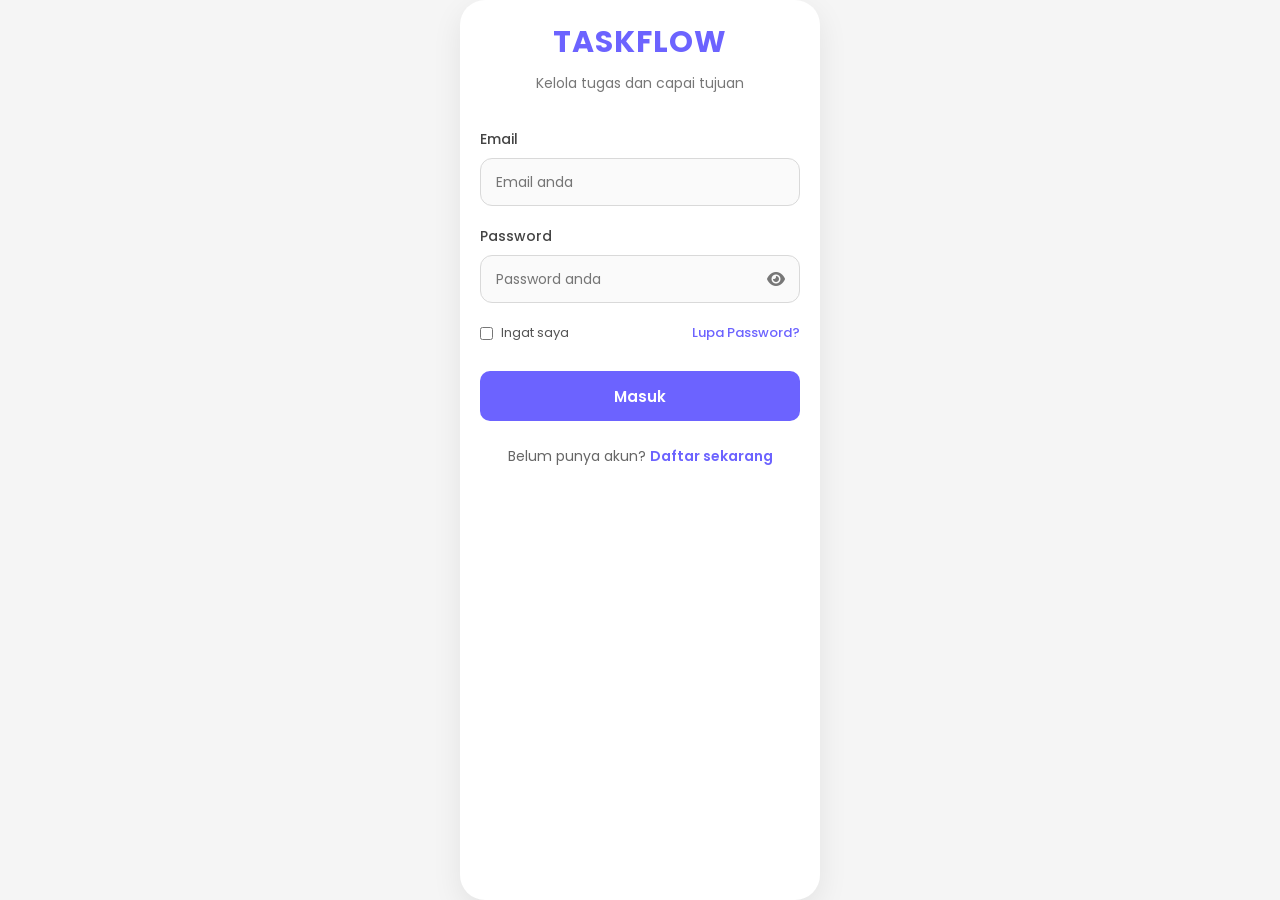
<file: index.html>
<!DOCTYPE html>
<html lang="id">
<head>
    
    <meta charset="UTF-8">
    <meta name="viewport" content="width=device-width, initial-scale=1.0">
    <title>TaskFlow - Login</title>

    <link rel="stylesheet" href="style.css">

    <link href="https://fonts.googleapis.com/css2?family=Poppins:wght@300;400;500;600;700&display=swap" rel="stylesheet">
    <link rel="stylesheet"
href="https://cdnjs.cloudflare.com/ajax/libs/font-awesome/6.7.2/css/all.min.css">
</head>
<body>

<div class="container">

    <div class="logo">
        <h1>TASKFLOW</h1>
        <p>Kelola tugas dan capai tujuan</p>
    </div>

    <form id="loginForm">

        <div class="input-group">
            <label>Email</label>
            <input
            type="email"
            id="loginEmail"
            placeholder="Email anda"
            required
            >
        </div>

       <div class="input-group">

    <label>Password</label>

    <div class="password-box">

        <input
            type="password"
            id="loginPassword"
            placeholder="Password anda"
            required
        >

        <i class="fa-solid fa-eye" id="toggleLoginPassword"></i>

    </div>

</div>

        <div class="option">

            <div class="remember">
                <input type="checkbox" id="ingat">
                <label for="ingat">Ingat saya</label>
            </div>

            <a href="lupapassword.html">Lupa Password?</a>

        </div>

        <button type="submit">
            Masuk
        </button>

    </form>

    <div class="register">
        Belum punya akun?
        <a href="register.html">Daftar sekarang</a>
    </div>

</div>

<script src="script.js"></script>

</body>
</html>
</file>
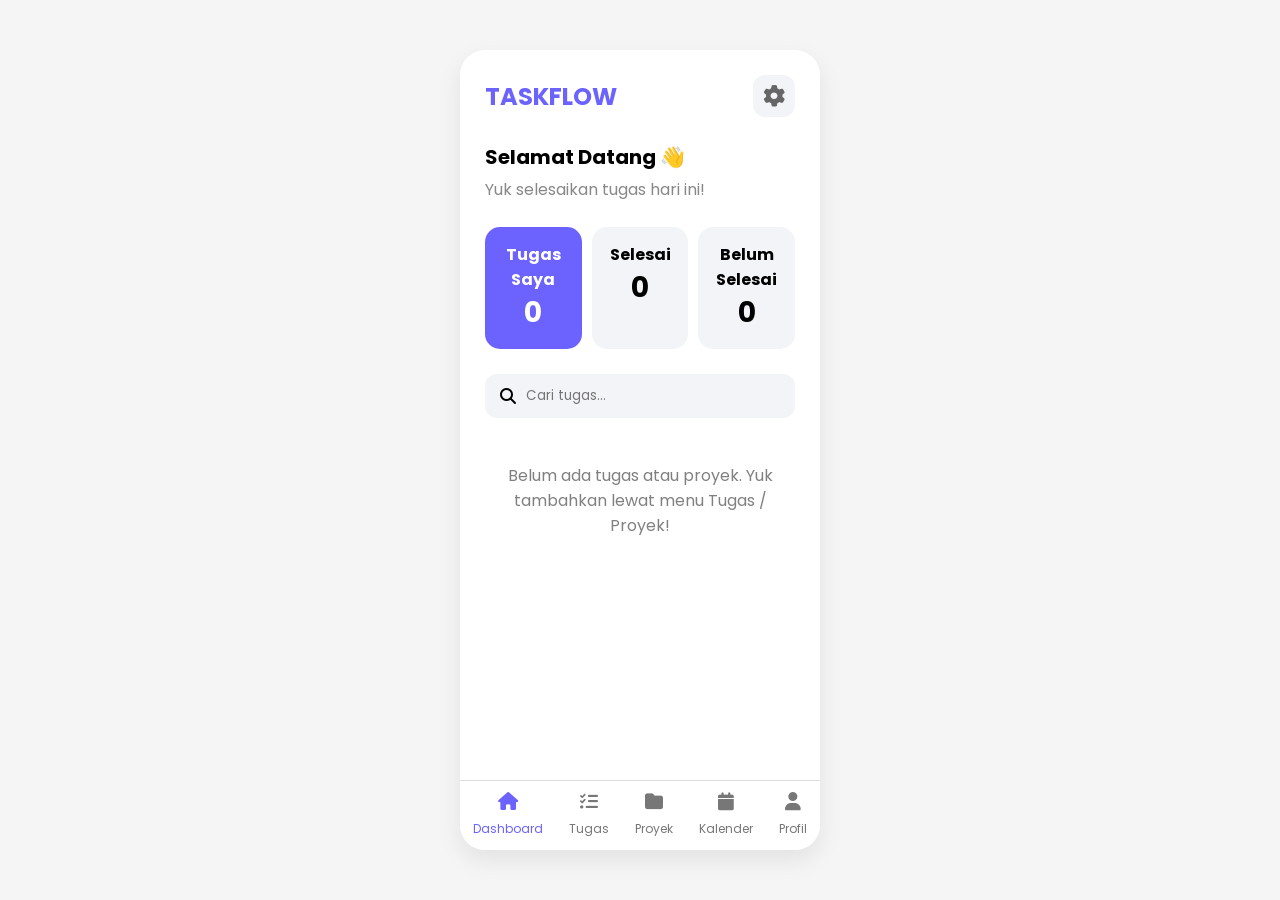
<file: dashboard.html>
<!DOCTYPE html>
<html lang="id">
<head>
    <meta charset="UTF-8">
    <meta name="viewport" content="width=device-width, initial-scale=1.0">
    <title>TaskFlow - Dashboard</title>

    <link rel="stylesheet" href="style.css">

    <link href="https://fonts.googleapis.com/css2?family=Poppins:wght@300;400;500;600;700&display=swap" rel="stylesheet">

    <link rel="stylesheet"
    href="https://cdnjs.cloudflare.com/ajax/libs/font-awesome/6.6.0/css/all.min.css">
</head>
<body>

<div class="dashboard">

    <!-- Header -->
    <div class="topbar">
        <h2>TASKFLOW</h2>
        <a href="setting.html" class="filter">
            <i class="fa-solid fa-gear"></i>
        </a>
    </div>

    <!-- Welcome -->
    <div class="welcome">
        <h3 id="welcomeUser">Selamat Datang 👋</h3>
        <p>Yuk selesaikan tugas hari ini!</p>
    </div>

    <!-- Statistik -->
    <div class="card-group">

        <div class="card active">
            <h4>Tugas Saya</h4>
            <span id="totalTask">0</span>
        </div>

        <div class="card">
            <h4>Selesai</h4>
            <span id="selesaiTask">0</span>
        </div>

        <div class="card">
            <h4>Belum Selesai</h4>
            <span id="pendingTask">0</span>
        </div>

    </div>

    <!-- Search -->
    <div class="search-box">
        <i class="fa-solid fa-magnifying-glass"></i>
        <input
            type="text"
            placeholder="Cari tugas...">
    </div>

    <!-- Daftar Tugas & Proyek (gabungan, yang sedang berlangsung tetap terlihat) -->
    <div class="task-list" id="dashboardList">

        <!-- Akan diisi otomatis oleh script.js -->

    </div>

    <!-- Bottom Navigation -->
    <nav>
        <a href="dashboard.html" class="active">
            <i class="fa-solid fa-house"></i>
            <span>Dashboard</span>
        </a>
        <a href="tugas.html">
            <i class="fa-solid fa-list-check"></i>
            <span>Tugas</span>
        </a>
        <a href="proyek.html">
            <i class="fa-solid fa-folder"></i>
            <span>Proyek</span>
        </a>
        <a href="calendar.html">
            <i class="fa-solid fa-calendar"></i>
            <span>Kalender</span>
        </a>
        <a href="profil.html">
            <i class="fa-solid fa-user"></i>
            <span>Profil</span>
        </a>
    </nav>

</div>

<script src="script.js"></script>

</body>
</html>
</file>
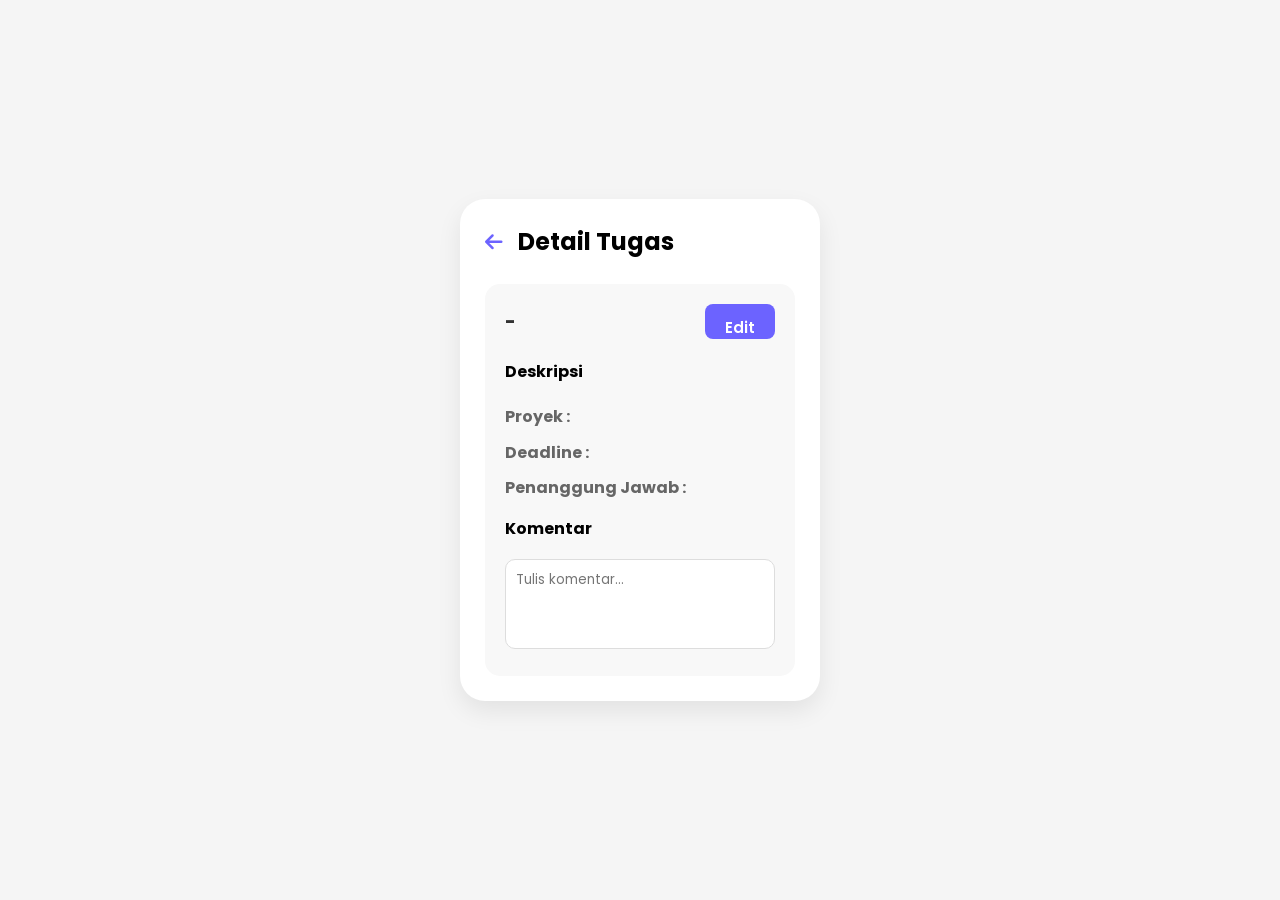
<file: detail.html>
<!DOCTYPE html>
<html lang="id">
<head>
    <meta charset="UTF-8">
    <meta name="viewport" content="width=device-width, initial-scale=1.0">
    <title>TaskFlow - Detail Tugas</title>

    <link rel="stylesheet" href="style.css">

    <link href="https://fonts.googleapis.com/css2?family=Poppins:wght@400;500;600;700&display=swap" rel="stylesheet">

    <link rel="stylesheet"
    href="https://cdnjs.cloudflare.com/ajax/libs/font-awesome/6.7.2/css/all.min.css">
</head>
<body>

<div class="detail-page">

    <div class="detail-header">

        <a href="dashboard.html">
            <i class="fa-solid fa-arrow-left"></i>
        </a>

        <h2>Detail Tugas</h2>

    </div>

    <div class="detail-card">

        <div class="title-row">

            <h3 id="detailJudul">-</h3>

            <button id="editBtn">Edit</button>

        </div>

        <h4>Deskripsi</h4>

        <p id="detailDeskripsi"></p>

        <div class="info">

            <p><strong>Proyek :</strong> <span id="detailProyek"></span></p>

            <p><strong>Deadline :</strong> <span id="detailTanggal"></span></p>

            <p><strong>Penanggung Jawab :</strong> <span id="detailAnggota"></span></p>

        </div>

        <div class="comment">

            <h4>Komentar</h4>

            <textarea
            placeholder="Tulis komentar..."></textarea>

        </div>

    </div>

</div>

<script src="script.js"></script>

</body>
</html>
</file>
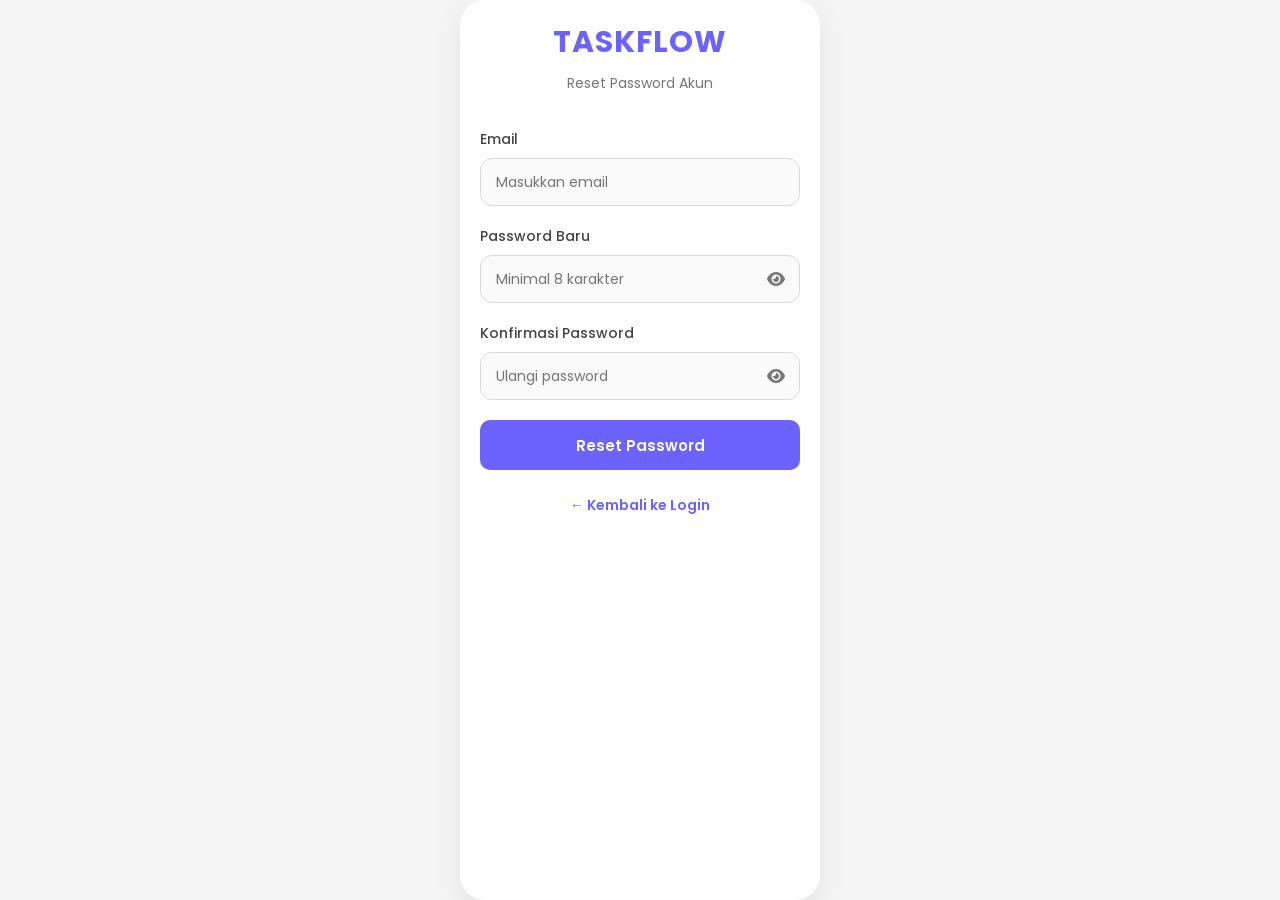
<file: lupapassword.html>
<!DOCTYPE html>
<html lang="id">
<head>
<meta charset="UTF-8">
<meta name="viewport" content="width=device-width, initial-scale=1.0">

<title>TaskFlow - Reset Password</title>

<link rel="stylesheet" href="style.css">

<link href="https://fonts.googleapis.com/css2?family=Poppins:wght@300;400;500;600;700&display=swap" rel="stylesheet">

<link rel="stylesheet"
href="https://cdnjs.cloudflare.com/ajax/libs/font-awesome/6.7.2/css/all.min.css">

</head>

<body>

<div class="container">

<div class="logo">

<h1>TASKFLOW</h1>

<p>Reset Password Akun</p>

</div>

<form id="forgotPasswordForm">

<div class="input-group">

<label>Email</label>

<input
type="email"
id="resetEmail"
placeholder="Masukkan email"
required>

</div>

<div class="input-group password-group">

<label>Password Baru</label>

<div class="password-box">

<input
type="password"
id="newPassword"
placeholder="Minimal 8 karakter"
required>

<i class="fa-solid fa-eye" id="togglePassword"></i>

</div>

</div>

<div class="input-group password-group">

<label>Konfirmasi Password</label>

<div class="password-box">

<input
type="password"
id="confirmPassword"
placeholder="Ulangi password"
required>

<i class="fa-solid fa-eye" id="toggleConfirm"></i>

</div>

</div>

<div id="message"></div>

<button type="submit">

Reset Password

</button>

</form>

<div class="register">

<a href="index.html">← Kembali ke Login</a>

</div>

</div>

<script src="script.js"></script>

</body>
</html>
</file>
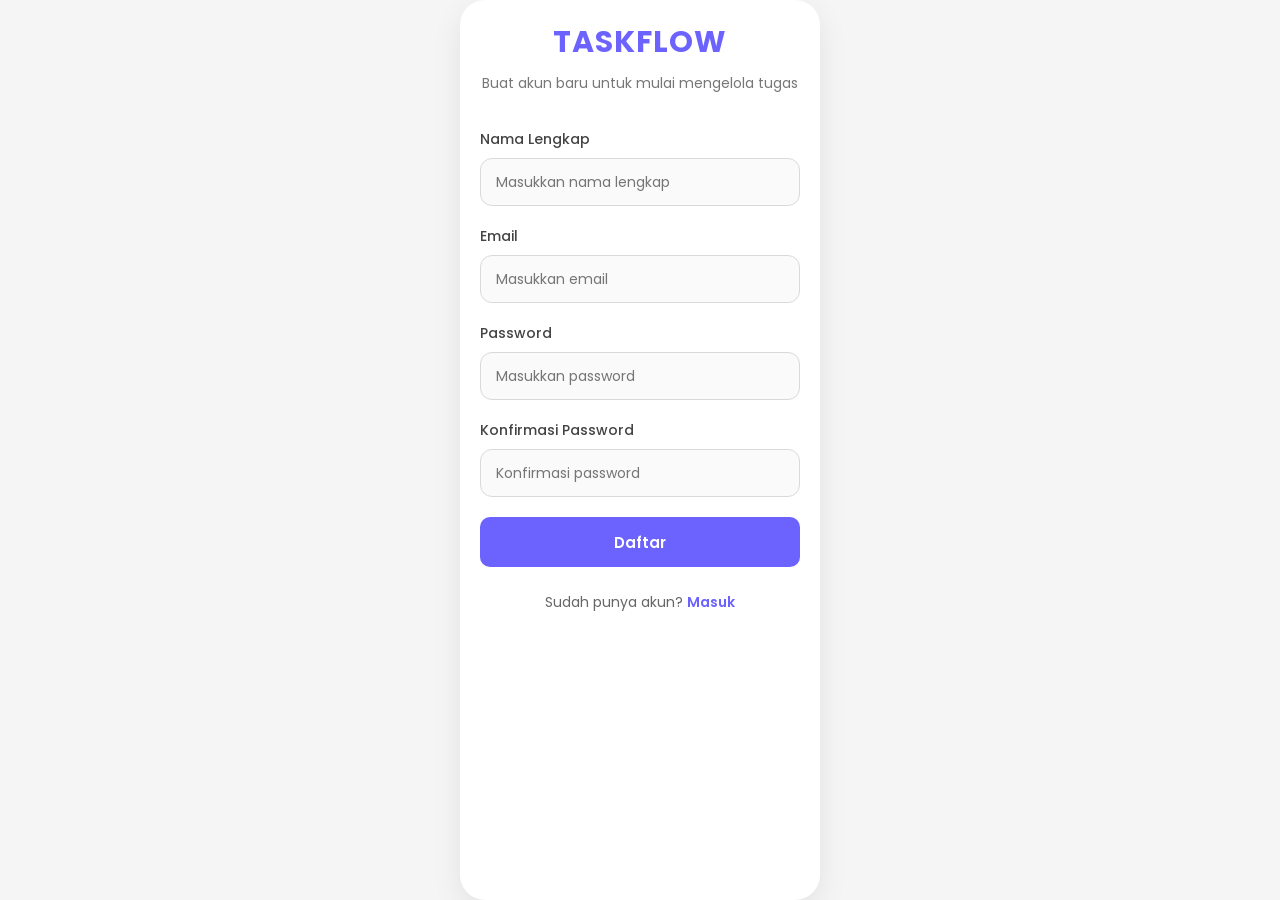
<file: register.html>
<!DOCTYPE html>
<html lang="id">
<head>
    <meta charset="UTF-8">
    <meta name="viewport" content="width=device-width, initial-scale=1.0">
    <title>TaskFlow - Register</title>

    <link rel="stylesheet" href="style.css">

    <link href="https://fonts.googleapis.com/css2?family=Poppins:wght@300;400;500;600;700&display=swap" rel="stylesheet">
</head>
<body>

<div class="container">

    <div class="logo">
        <h1>TASKFLOW</h1>
        <p>Buat akun baru untuk mulai mengelola tugas</p>
    </div>

    <form id="registerForm">

        <div class="input-group">
            <label>Nama Lengkap</label>
            <input
                type="text"
                id="nama"
                placeholder="Masukkan nama lengkap"
                required>
        </div>

        <div class="input-group">
            <label>Email</label>
            <input
                type="email"
                id="email"
                placeholder="Masukkan email"
                required>
        </div>

        <div class="input-group">
            <label>Password</label>
            <input
                type="password"
                id="password"
                placeholder="Masukkan password"
                required>
        </div>

        <div class="input-group">
            <label>Konfirmasi Password</label>
            <input
                type="password"
                id="konfirmasi"
                placeholder="Konfirmasi password"
                required>
        </div>

        <button type="submit">
            Daftar
        </button>

    </form>

    <div class="register">
        Sudah punya akun?
        <a href="index.html">Masuk</a>
    </div>

</div>

<script src="script.js"></script>

</body>
</html>
</file>
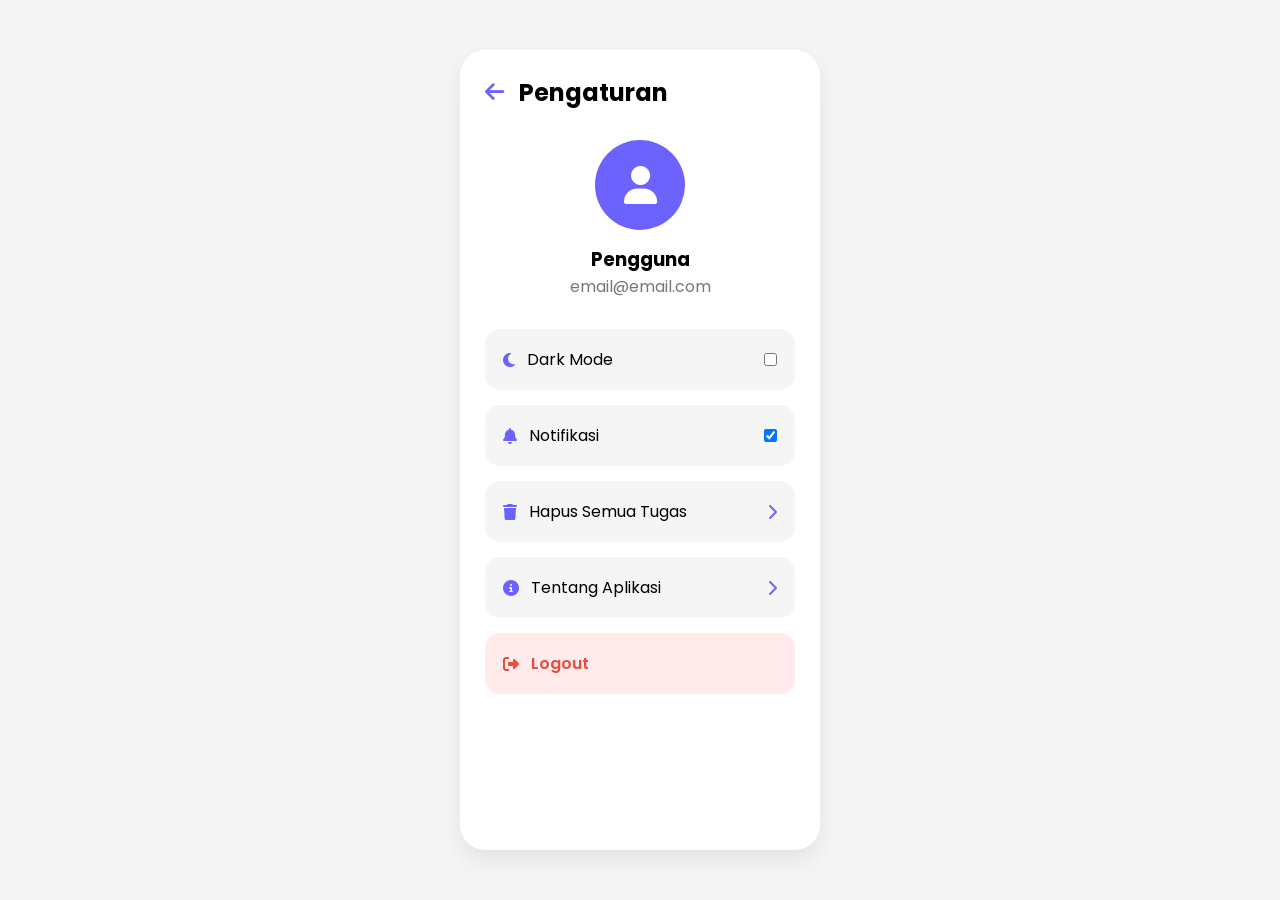
<file: setting.html>
<!DOCTYPE html>
<html lang="id">
<head>
    <meta charset="UTF-8">
    <meta name="viewport" content="width=device-width, initial-scale=1.0">
    <title>TaskFlow - Pengaturan</title>

    <link rel="stylesheet" href="style.css">

    <link href="https://fonts.googleapis.com/css2?family=Poppins:wght@400;500;600;700&display=swap" rel="stylesheet">

    <link rel="stylesheet"
    href="https://cdnjs.cloudflare.com/ajax/libs/font-awesome/6.7.2/css/all.min.css">
</head>
<body>

<div class="setting-page">

    <div class="setting-header">

        <a href="dashboard.html">
            <i class="fa-solid fa-arrow-left"></i>
        </a>

        <h2>Pengaturan</h2>

    </div>

    <div class="profile-box">

        <div class="avatar">
            <i class="fa-solid fa-user"></i>
        </div>

        <h3 id="namaUser">Pengguna</h3>

        <p id="emailUser">email@email.com</p>

    </div>

    <div class="setting-list">

        <div class="setting-item">
            <span>
                <i class="fa-solid fa-moon"></i>
                Dark Mode
            </span>

            <input type="checkbox" id="darkModeToggle">
        </div>

        <div class="setting-item">
            <span>
                <i class="fa-solid fa-bell"></i>
                Notifikasi
            </span>

            <input type="checkbox" checked>
        </div>

        <div class="setting-item" onclick="hapusSemuaTugas()">
            <span>
                <i class="fa-solid fa-trash"></i>
                Hapus Semua Tugas
            </span>

            <i class="fa-solid fa-chevron-right"></i>
        </div>

        <div class="setting-item" onclick="tentangApp()">
            <span>
                <i class="fa-solid fa-circle-info"></i>
                Tentang Aplikasi
            </span>

            <i class="fa-solid fa-chevron-right"></i>
        </div>

        <div class="setting-item logout" onclick="logout()">

            <span>
                <i class="fa-solid fa-right-from-bracket"></i>
                Logout
            </span>

        </div>

    </div>

</div>

<script src="script.js"></script>

</body>
</html>
</file>
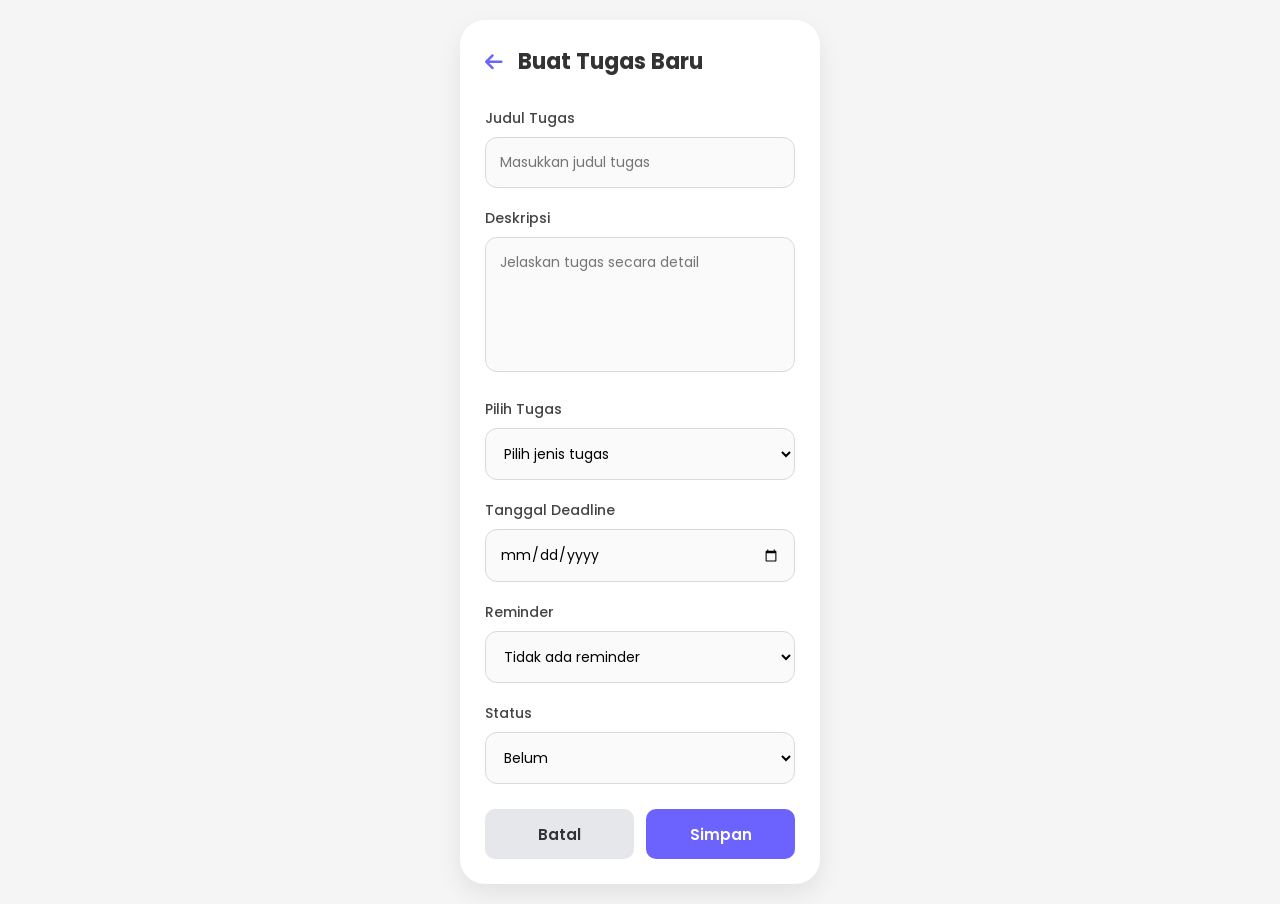
<file: tambah.html>
<!DOCTYPE html>
<html lang="id">
<head>
    <meta charset="UTF-8">
    <meta name="viewport" content="width=device-width, initial-scale=1.0">
    <title>TaskFlow - Tambah Tugas</title>

    <link rel="stylesheet" href="style.css">

    <link href="https://fonts.googleapis.com/css2?family=Poppins:wght@400;500;600;700&display=swap" rel="stylesheet">

    <link rel="stylesheet" href="https://cdnjs.cloudflare.com/ajax/libs/font-awesome/6.7.2/css/all.min.css">
</head>

<body>

<div class="task-page">

    <div class="task-header">
        <a href="dashboard.html">
            <i class="fa-solid fa-arrow-left"></i>
        </a>

        <h2>Buat Tugas Baru</h2>
    </div>

    <form id="taskForm">

        <div class="form-group">
            <label for="judul">Judul Tugas</label>
            <input
                id="judul"
                type="text"
                placeholder="Masukkan judul tugas"
                required>
        </div>

        <div class="form-group">
            <label for="deskripsi">Deskripsi</label>
            <textarea
                id="deskripsi"
                rows="5"
                placeholder="Jelaskan tugas secara detail"
                required></textarea>
        </div>

        <div class="form-group">
            <label for="kategoriTugas">Pilih Tugas</label>
            <select id="kategoriTugas" required>
                <option value="">Pilih jenis tugas</option>
                <option>Belajar Bahasa Pemrograman</option>
                <option>Membuat Aplikasi Web</option>
                <option>Setup &amp; Kelola Database</option>
                <option>Testing &amp; Debugging Aplikasi</option>
                <option>Deploy ke Server / Cloud</option>
            </select>
        </div>

        <div class="form-group">
            <label for="tanggal">Tanggal Deadline</label>
            <input id="tanggal" type="date" required>
        </div>

        <div class="form-group">
            <label for="reminderTugas">Reminder</label>
            <select id="reminderTugas">
                <option value="">Tidak ada reminder</option>
                <option value="30menit">30 Menit sebelum deadline</option>
                <option value="1jam">1 Jam sebelum deadline</option>
                <option value="3jam">3 Jam sebelum deadline</option>
                <option value="12jam">12 Jam sebelum deadline</option>
                <option value="1hari">1 Hari sebelum deadline</option>
                <option value="2hari">2 Hari sebelum deadline</option>
            </select>
        </div>

        <div class="form-group">

<label>Status</label>

<select id="status">

<option value="Belum">Belum</option>

<option value="Proses">Proses</option>

<option value="Selesai">Selesai</option>

</select>

</div>

        <div class="btn-group">
            <button type="button" class="btn-cancel" onclick="window.location.href='tugas.html'">
                Batal
            </button>

            <button type="submit" class="btn-save">
                Simpan
            </button>
        </div>

    </form>

</div>

<script src="script.js"></script>

</body>
</html>
</file>
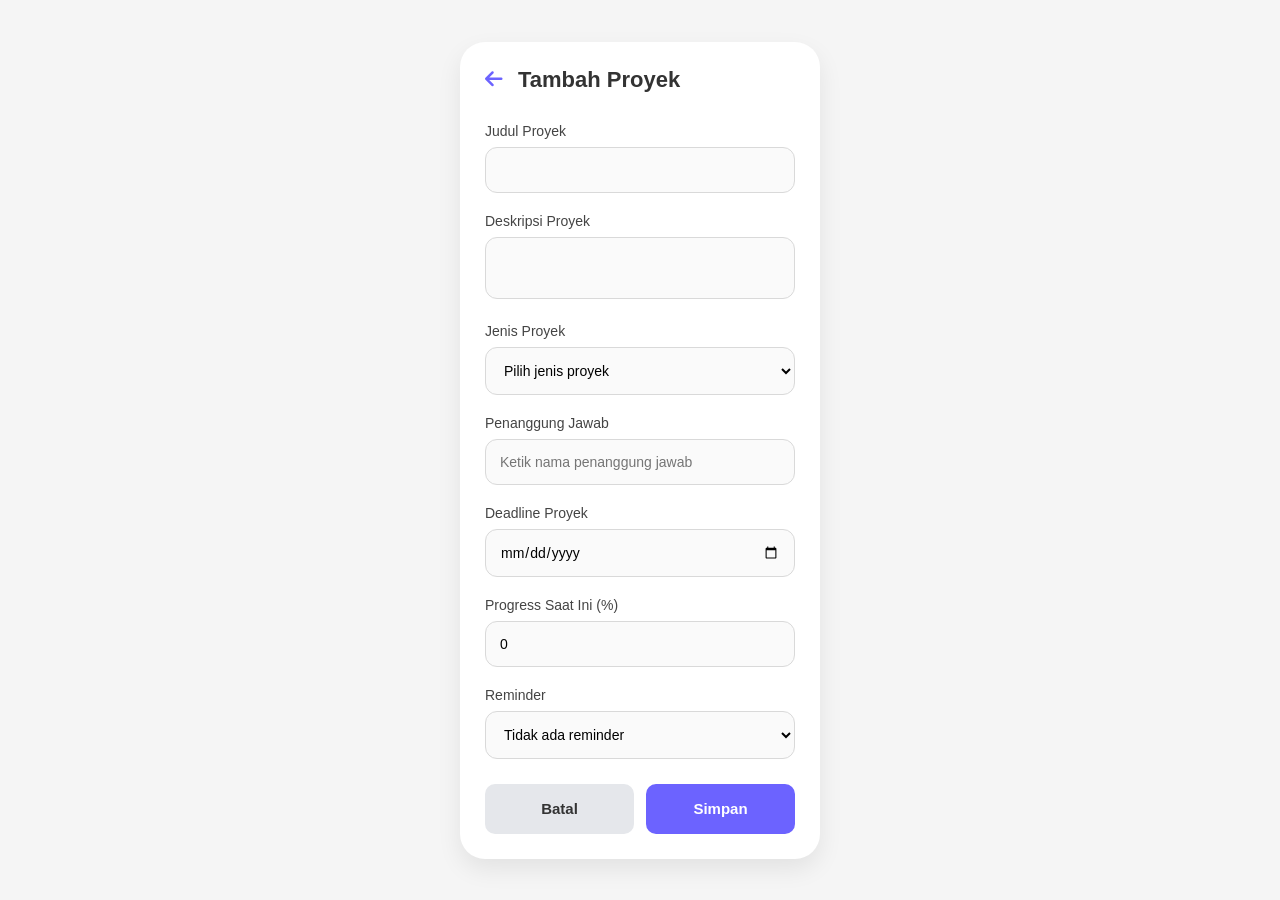
<file: tambahproyek.html>
<!DOCTYPE html>
<html lang="id">
<head>
    <meta charset="UTF-8">
    <meta name="viewport" content="width=device-width, initial-scale=1.0">
    <title>Tambah Proyek</title>

    <link rel="stylesheet" href="style.css">

    <link rel="stylesheet"
    href="https://cdnjs.cloudflare.com/ajax/libs/font-awesome/6.6.0/css/all.min.css">
</head>
<body>

<div class="task-page">

    <div class="task-header">
        <a href="proyek.html">
            <i class="fa-solid fa-arrow-left"></i>
        </a>

        <h2>Tambah Proyek</h2>
    </div>

    <form id="projectForm">

        <div class="form-group">
            <label>Judul Proyek</label>
            <input type="text" id="namaProyek" required>
        </div>

        <div class="form-group">
            <label>Deskripsi Proyek</label>
            <textarea id="deskripsiProyek"></textarea>
        </div>

        <div class="form-group">
            <label for="jenisProyek">Jenis Proyek</label>
            <select id="jenisProyek" required>
                <option value="">Pilih jenis proyek</option>
                <option value="Individu">Individu</option>
                <option value="Kelompok">Kelompok</option>
            </select>
        </div>

        <div class="form-group">
            <label for="penanggungProyek">Penanggung Jawab</label>
            <input type="text" id="penanggungProyek" placeholder="Ketik nama penanggung jawab" required>
        </div>

        <div class="form-group">
            <label for="deadlineProyek">Deadline Proyek</label>
            <input type="date" id="deadlineProyek" required>
        </div>

        <div class="form-group">
            <label>Progress Saat Ini (%)</label>
            <input type="number" id="progressProyek" min="0" max="100" value="0">
        </div>

        <div class="form-group">
            <label for="reminderProyek">Reminder</label>
            <select id="reminderProyek">
                <option value="">Tidak ada reminder</option>
                <option value="30menit">30 Menit sebelum deadline</option>
                <option value="1jam">1 Jam sebelum deadline</option>
                <option value="3jam">3 Jam sebelum deadline</option>
                <option value="12jam">12 Jam sebelum deadline</option>
                <option value="1hari">1 Hari sebelum deadline</option>
                <option value="2hari">2 Hari sebelum deadline</option>
            </select>
        </div>

        <div class="btn-group">
            <button type="button" class="btn-cancel" onclick="window.location.href='proyek.html'">
                Batal
            </button>

            <button type="submit" class="btn-save">
                Simpan
            </button>
        </div>

    </form>

</div>

<script src="script.js"></script>

</body>
</html>
</file>
<file: style.css>
*{
    margin:0;
    padding:0;
    box-sizing:border-box;
    font-family:'Poppins', sans-serif;
}

body{
    background:#F4F6FB;
    display:flex;
    justify-content:center;
    align-items:center;
    min-height:100vh;
}

/* Tampilan seperti layar HP */
.container{
    width:360px;
    background:#FFFFFF;
    border-radius:25px;
    padding:40px 28px;
    box-shadow:0 10px 30px rgba(0,0,0,0.08);
}

/* Logo */
.logo{
    text-align:center;
    margin-bottom:35px;
}

.logo h1{
    font-size:30px;
    color:#6C63FF;
    font-weight:700;
    letter-spacing:1px;
}

.logo p{
    margin-top:8px;
    color:#777;
    font-size:14px;
}

/* Form */

.input-group{
    margin-bottom:20px;
}

.input-group label{
    display:block;
    font-size:14px;
    color:#444;
    margin-bottom:8px;
    font-weight:500;
}

.input-group input{
    width:100%;
    height:48px;
    border:1px solid #D9D9D9;
    border-radius:12px;
    padding:0 15px;
    font-size:14px;
    outline:none;
    transition:0.3s;
    background:#FAFAFA;
}

.input-group input:focus{
    border-color:#6C63FF;
    background:#fff;
}

/* Ingat saya */

.option{
    display:flex;
    justify-content:space-between;
    align-items:center;
    margin-bottom:28px;
}

.remember{
    display:flex;
    align-items:center;
    gap:8px;
}

.remember label{
    font-size:13px;
    color:#555;
}

.option a{
    font-size:13px;
    color:#6C63FF;
    text-decoration:none;
    font-weight:500;
}

.option a:hover{
    text-decoration:underline;
}

/* Tombol */

button{
    width:100%;
    height:50px;
    border:none;
    border-radius:14px;
    background:#6C63FF;
    color:white;
    font-size:16px;
    font-weight:600;
    cursor:pointer;
    transition:0.3s;
}

button:hover{
    background:#574BEB;
    transform:translateY(-2px);
}

button:active{
    transform:scale(.98);
}

/* Register */

.register{
    margin-top:25px;
    text-align:center;
    font-size:14px;
    color:#666;
}

.register a{
    color:#6C63FF;
    text-decoration:none;
    font-weight:600;
}

.register a:hover{
    text-decoration:underline;
}

/* Responsive */

@media (max-width:400px){

.container{
    width:95%;
    padding:35px 22px;
}

.logo h1{
    font-size:28px;
}

button{
    height:48px;
}

}

/* ================= DASHBOARD ================= */

.dashboard{
    width:360px;
    min-height:800px;
    background:#fff;
    margin:20px auto;
    border-radius:25px;
    padding:25px;
    box-shadow:0 10px 25px rgba(0,0,0,.08);
    position:relative;
}

.topbar{
    display:flex;
    justify-content:space-between;
    align-items:center;
}

.topbar h2{
    color:#6C63FF;
}

.topbar i{
    font-size:22px;
    color:#666;
}

.welcome{
    margin:25px 0;
}

.welcome h3{
    font-size:20px;
}

.welcome p{
    color:#888;
    margin-top:5px;
}

.card-group{
    display:flex;
    gap:10px;
}

.card{
    flex:1;
    background:#F3F4F8;
    border-radius:15px;
    padding:15px;
    text-align:center;
}

.card.active{
    background:#6C63FF;
    color:white;
}

.card span{
    font-size:28px;
    font-weight:bold;
}

.search-box{
    margin:25px 0;
    display:flex;
    align-items:center;
    background:#F3F4F8;
    border-radius:12px;
    padding:12px 15px;
}

.search-box input{
    border:none;
    background:none;
    width:100%;
    margin-left:10px;
    outline:none;
}

.task{
    display:flex;
    justify-content:space-between;
    align-items:center;
    background:#fff;
    border-radius:15px;
    padding:15px;
    margin-bottom:15px;
    box-shadow:0 2px 10px rgba(0,0,0,.05);
}

.task h4{
    font-size:15px;
}

.task p{
    font-size:12px;
    color:#777;
}

.today,
.tomorrow,
.later{
    padding:5px 10px;
    border-radius:20px;
    font-size:11px;
    color:#fff;
}

.task-list{
    padding-bottom:90px;
}

.today{
    background:#4CAF50;
}

.tomorrow{
    background:#FF9800;
}

.later{
    background:#E91E63;
}

.add-btn{
    margin-top:10px;
    margin-bottom:80px;
}

.dashboard nav{
    position:absolute;
    bottom:0;
    left:0;
    width:100%;
    height:auto;
    display:flex;
    justify-content:space-around;
    align-items:center;
    background:#fff;
    border-top:1px solid #ddd;
    padding:12px 0;
    border-radius:0 0 25px 25px;
}

.dashboard nav a{
    text-decoration:none;
    color:#777;
    display:flex;
    flex-direction:column;
    align-items:center;
    font-size:12px;
    gap:5px;
}

.dashboard nav a i{
    font-size:18px;
}

.dashboard nav a.active{
    color:#6C63FF;
}

/* ================= HALAMAN TUGAS ================= */

.phone{
    width:360px;
    min-height:800px;
    background:#fff;
    margin:20px auto;
    border-radius:25px;
    padding:25px;
    box-shadow:0 10px 25px rgba(0,0,0,.08);
    position:relative;
    overflow:hidden;
}

/* Header */

.phone header{
    display:flex;
    justify-content:space-between;
    align-items:center;
    margin-bottom:20px;
}

.phone header h2{
    font-size:24px;
    color:#333;
    font-weight:600;
}

.filter{
    width:42px;
    height:42px;
    border:none;
    border-radius:12px;
    background:#F3F4F8;
    color:#6C63FF;
    display:flex;
    justify-content:center;
    align-items:center;
    cursor:pointer;
    font-size:18px;
    text-decoration:none;
    flex-shrink:0;
}

.settings-push{
    margin-left:auto;
}

/* Search */

.phone .search-box{
    display:flex;
    align-items:center;
    background:#F3F4F8;
    border-radius:12px;
    padding:12px 15px;
    margin-bottom:20px;
}

.phone .search-box input{
    border:none;
    outline:none;
    background:none;
    margin-left:10px;
    width:100%;
    font-size:14px;
}

/* Kategori */

.kategori{
    display:flex;
    gap:10px;
    margin-bottom:25px;
}

.kategori button{
    width:auto;
    height:38px;
    padding:0 18px;
    border:none;
    border-radius:20px;
    background:#F3F4F8;
    color:#555;
    font-size:13px;
    cursor:pointer;
}

.kategori .aktif{
    background:#6C63FF;
    color:#fff;
}

/* List Tugas */

.phone .task{
    display:flex;
    align-items:center;
    justify-content:space-between;
    background:#fff;
    border-radius:15px;
    padding:15px;
    margin-bottom:15px;
    box-shadow:0 2px 10px rgba(0,0,0,.05);
}

/* Bulatan Status */

.phone .status{
    width:12px;
    height:12px;
    border-radius:50%;
    background:#ff4d4f;
    margin-right:15px;
    flex-shrink:0;
}

.phone .status.orange{
    background:#f39c12;
}

.phone .status.green{
    background:#2ecc71;
}

/* Informasi */

.task-info{
    flex:1;
}

.task-info h3{
    font-size:15px;
    color:#333;
    margin-bottom:6px;
}

.task-info p{
    font-size:12px;
    color:#777;
}

.task-info i{
    margin-right:5px;
}

/* Tombol Checklist */

.check{
    width:38px;
    height:38px;
    border:none;
    border-radius:50%;
    background:#F3F4F8;
    color:#6C63FF;
    display:flex;
    justify-content:center;
    align-items:center;
    cursor:pointer;
}

.check.done{
    background:#2ecc71;
    color:#fff;
}

/* Task selesai */

.task.selesai{
    opacity:.8;
}

.task.selesai h3{
    text-decoration:line-through;
    color:#888;
}

/* Floating Button */

.phone .add-btn{
    position:absolute;
    right:25px;
    bottom:85px;
    width:55px;
    height:55px;
    border:none;
    border-radius:50%;
    background:#6C63FF;
    color:#fff;
    display:flex;
    justify-content:center;
    align-items:center;
    font-size:22px;
    cursor:pointer;
    box-shadow:0 6px 15px rgba(108,99,255,.35);
}

.phone .add-btn:hover{
    background:#574BEB;
}

/* Bottom Menu */

.phone nav{
    position:absolute;
    bottom:0;
    left:0;
    width:100%;
    display:flex;
    justify-content:space-around;
    align-items:center;
    background:#fff;
    border-top:1px solid #ddd;
    padding:12px 0;
    border-radius:0 0 25px 25px;
}

.phone nav a{
    text-decoration:none;
    color:#777;
    display:flex;
    flex-direction:column;
    align-items:center;
    font-size:12px;
    gap:5px;
}

.phone nav a i{
    font-size:18px;
}

.phone nav a.active{
    color:#6C63FF;
}

/* ================= Profil ================= */

*{
margin:0;
padding:0;
box-sizing:border-box;
font-family:Poppins,sans-serif;
}

body{
background:#f5f5f5;
display:flex;
justify-content:center;
}

.container{
width:360px;
min-height:100vh;
background:white;
padding:20px;
padding-bottom:90px;
}

.header{
display:flex;
justify-content:space-between;
align-items:center;
text-align:left;
margin-bottom:20px;
}

.header h2{
color:#6C63FF;
}

.profile-card{
background:white;
border-radius:20px;
padding:20px;
text-align:center;
box-shadow:0 5px 15px rgba(0,0,0,.08);
}

.profile-img{
width:120px;
height:120px;
border-radius:50%;
object-fit:cover;
border:5px solid #6C63FF;
}

.photo-wrap{
position:relative;
width:120px;
margin:0 auto;
}

.camera-btn{
position:absolute;
bottom:2px;
right:2px;
width:34px;
height:34px;
background:#6C63FF;
color:white;
border:3px solid white;
border-radius:50%;
display:flex;
align-items:center;
justify-content:center;
font-size:13px;
cursor:pointer;
transition:background .2s;
}

.camera-btn:hover{
background:#5a52e0;
}

.username-text{
color:#6C63FF;
font-size:14px;
margin-bottom:5px;
}

.profile-card h3{
margin-top:15px;
}

.profile-card p{
color:gray;
margin-bottom:15px;
}

button{
background:#6C63FF;
color:white;
border:none;
padding:12px 20px;
border-radius:10px;
cursor:pointer;
font-size:15px;
}

button:hover{
background:#564ee8;
}

.info-card{
margin-top:20px;
background:white;
border-radius:20px;
padding:15px;
box-shadow:0 5px 15px rgba(0,0,0,.08);
}

.item{
display:flex;
align-items:center;
margin:15px 0;
}

.item i{
font-size:22px;
color:#6C63FF;
width:40px;
}

.item span{
font-size:13px;
color:gray;
}

.item p{
font-weight:600;
}

.menu-card{
margin-top:20px;
background:white;
border-radius:20px;
padding:10px;
box-shadow:0 5px 15px rgba(0,0,0,.08);
}

.menu{
display:flex;
align-items:center;
padding:15px;
cursor:pointer;
}

.menu:hover{
background:#f2f2f2;
border-radius:10px;
}

.menu i{
width:30px;
color:#6C63FF;
}

.logout{
color:red;
}

.logout i{
color:red;
}

nav{
position:fixed;
bottom:0;
width:360px;
height:65px;
background:white;
display:flex;
justify-content:space-around;
align-items:center;
border-top:1px solid #ddd;
}

nav a{
text-decoration:none;
color:#777;
display:flex;
flex-direction:column;
align-items:center;
font-size:13px;
}

nav a.active{
color:#6C63FF;
}

nav i{
font-size:20px;
margin-bottom:4px;
}

/* ================= DARK MODE HALAMAN TUGAS ================= */

body.dark .phone{
    background:#2d2d2d;
}

body.dark .phone header h2{
    color:#fff;
}

body.dark .filter,
body.dark .kategori button,
body.dark .check{
    background:#3b3b3b;
    color:#fff;
}

body.dark .kategori .aktif{
    background:#6C63FF;
}

body.dark .phone .search-box{
    background:#3b3b3b;
}

body.dark .phone .search-box input{
    color:#fff;
}

body.dark .phone .task{
    background:#3b3b3b;
}

body.dark .task-info h3{
    color:#fff;
}

body.dark .task-info p{
    color:#bbb;
}

body.dark .phone nav{
    background:#2d2d2d;
    border-top:1px solid #444;
}

body.dark .phone nav a{
    color:#bbb;
}

body.dark .phone nav a.active{
    color:#6C63FF;
}

body.dark .dashboard nav{
    background:#2d2d2d;
    border-top:1px solid #444;
}

body.dark .dashboard nav a{
    color:#bbb;
}

body.dark .dashboard nav a.active{
    color:#6C63FF;
}

/* ================= TAMBAH TUGAS ================= */

.task-page{
    width:360px;
    min-height:800px;
    background:#fff;
    margin:20px auto;
    border-radius:25px;
    padding:25px;
    box-shadow:0 10px 25px rgba(0,0,0,.08);
}

.task-header{
    display:flex;
    align-items:center;
    gap:15px;
    margin-bottom:30px;
}

.task-header a{
    color:#6C63FF;
    font-size:20px;
}

.task-header h2{
    color:#333;
    font-size:22px;
}

.form-group{
    margin-bottom:20px;
}

.form-group label{
    display:block;
    margin-bottom:8px;
    font-size:14px;
    font-weight:500;
    color:#444;
}

.form-group input,
.form-group textarea,
.form-group select{
    width:100%;
    padding:14px;
    border:1px solid #D9D9D9;
    border-radius:12px;
    outline:none;
    background:#FAFAFA;
    font-size:14px;
    transition:.3s;
}

.form-group input:focus,
.form-group textarea:focus,
.form-group select:focus{
    border-color:#6C63FF;
    background:#fff;
}

.form-group textarea{
    resize:none;
}

.btn-group{
    display:flex;
    gap:12px;
    margin-top:25px;
}

.btn-cancel{
    background:#E5E7EB;
    color:#333;
}

.btn-cancel:hover{
    background:#D1D5DB;
}

.btn-save{
    background:#6C63FF;
    color:#fff;
}

.btn-save:hover{
    background:#574BEB;
}

.add-btn{
    display:block;
    width:100%;
    text-align:center;
    text-decoration:none;
    background:#6C63FF;
    color:white;
    padding:15px;
    border-radius:14px;
    font-weight:600;
    margin-top:15px;
    margin-bottom:80px;
}

.add-btn:hover{
    background:#574BEB;
}

.aksi-tugas{
    display:flex;
    flex-direction:column;
    align-items:flex-end;
    gap:8px;
}

.hapus-btn{
    background:#ff4d4f;
    color:#fff;
    border:none;
    padding:6px 12px;
    border-radius:8px;
    cursor:pointer;
    font-size:12px;
}

.hapus-btn:hover{
    background:#d9363e;
}

/* ================= DETAIL ================= */

.detail-page{

    width:360px;
    margin:20px auto;
    background:#fff;
    border-radius:25px;
    padding:25px;
    box-shadow:0 10px 25px rgba(0,0,0,.08);

}

.detail-header{

    display:flex;
    align-items:center;
    gap:15px;
    margin-bottom:25px;

}

.detail-header a{

    color:#6C63FF;
    font-size:20px;

}

.detail-card{

    background:#F8F8F8;
    padding:20px;
    border-radius:15px;

}

.title-row{

    display:flex;
    justify-content:space-between;
    align-items:center;
    margin-bottom:20px;

}

.title-row h3{

    color:#333;

}

#editBtn{

    width:70px;
    height:35px;
    background:#6C63FF;
    color:#fff;
    border:none;
    border-radius:8px;
    cursor:pointer;

}

.detail-card h4{

    margin:15px 0 8px;

}

.detail-card p{

    color:#666;
    line-height:1.6;

}

.info{

    margin-top:20px;

}

.info p{

    margin:10px 0;

}

.comment textarea{

    width:100%;
    height:90px;
    border:1px solid #ddd;
    border-radius:10px;
    padding:10px;
    resize:none;
    margin-top:10px;

}

.progress{

height:10px;

background:#ddd;

border-radius:20px;

}

.progress-bar{

height:100%;

width:80%;

background:#6C63FF;

border-radius:20px;

}

.status{
    display:inline-block;
    margin-top:8px;
    padding:4px 10px;
    border-radius:20px;
    color:#fff;
    font-size:12px;
    font-weight:600;
}

.green{
    background:#2ecc71;
}

.orange{
    background:#f39c12;
}

.red{
    background:#e74c3c;
}

.hapus-btn{
    margin-top:10px;
    background:#ff4d4f;
    color:#fff;
    border:none;
    padding:6px 12px;
    border-radius:8px;
    cursor:pointer;
}

.hapus-btn:hover{
    background:#d9363e;
}

/* ================= SETTING ================= */

.setting-page{
    width:360px;
    min-height:800px;
    background:#fff;
    margin:20px auto;
    border-radius:25px;
    padding:25px;
    box-shadow:0 10px 25px rgba(0,0,0,.08);
}

.setting-header{
    display:flex;
    align-items:center;
    gap:15px;
    margin-bottom:30px;
}

.setting-header a{
    color:#6C63FF;
    font-size:22px;
}

.profile-box{
    text-align:center;
    margin-bottom:30px;
}

.avatar{
    width:90px;
    height:90px;
    border-radius:50%;
    background:#6C63FF;
    margin:auto;
    display:flex;
    justify-content:center;
    align-items:center;
}

.avatar i{
    color:white;
    font-size:38px;
}

.profile-box h3{
    margin-top:15px;
}

.profile-box p{
    color:#777;
}

.setting-list{
    display:flex;
    flex-direction:column;
    gap:15px;
}

.setting-item{
    display:flex;
    justify-content:space-between;
    align-items:center;
    padding:18px;
    border-radius:15px;
    background:#F5F5F5;
    cursor:pointer;
    transition:.3s;
}

.setting-item:hover{
    background:#ECECEC;
}

.setting-item span{
    display:flex;
    align-items:center;
    gap:12px;
}

.setting-item i{
    color:#6C63FF;
}

.logout{
    background:#ffebeb;
}

.logout span{
    color:#e74c3c;
    font-weight:600;
}

.logout i{
    color:#e74c3c;
}

/* ================= DARK MODE ================= */

body.dark{
    background:#1f1f1f !important;
}

body.dark .dashboard,
body.dark .task-page,
body.dark .detail-page,
body.dark .setting-page,
body.dark .container{
    background:#2d2d2d;
    color:white;
}

body.dark .task,
body.dark .setting-item,
body.dark .detail-card,
body.dark .card,
body.dark .profile-card,
body.dark .info-card,
body.dark .menu-card{
    background:#3b3b3b;
    color:white;
}

body.dark .item span,
body.dark .profile-card p{
    color:#bbb;
}

body.dark .menu:hover{
    background:#4a4a4a;
}

body.dark .input-group input,
body.dark .form-group input,
body.dark .form-group textarea,
body.dark .form-group select{
    background:#444;
    color:white;
    border:1px solid #666;
}

/* ================= RESET PASSWORD ================= */

.password-box{

position:relative;

display:flex;

align-items:center;

}

.password-box input{

width:100%;

padding-right:45px;

}

.password-box i{

position:absolute;

right:15px;

cursor:pointer;

color:#777;

}

#message{

margin:15px 0;

font-size:14px;

font-weight:500;

text-align:center;

}

.success{

color:#2ecc71;

}

.error{

color:#e74c3c;

}


/* ================= HALAMAN PROYEK ================= */


.calendar-header{
    display:flex;
    align-items:center;
    gap:12px;
    padding:20px;
}

.calendar-header h2{
    margin:0;
    font-size:22px;
    font-weight:700;
    color:#2D2D2D;
}

.back-btn{
    width:38px;
    height:38px;
    display:flex;
    justify-content:center;
    align-items:center;
    text-decoration:none;
    color:#6C63FF;
    font-size:26px;
    border-radius:50%;
    transition:.2s;
    flex-shrink:0;
}

.back-btn:hover{
    background:#F3F0FF;
}

.calendar-content{
    padding:0 20px 20px;
}


.calendar-content{
    padding:0 18px 20px;
}

#calendar{
    width:100%;
}

.fc{
    width:100%;
    font-size:13px;
}

.fc-header-toolbar{
    display:flex !important;
    justify-content:space-between;
    align-items:center;
    margin-bottom:18px !important;
}

.fc-toolbar-chunk{
    display:flex;
    align-items:center;
    gap:10px;
}

.fc-toolbar-title{
    font-size:18px !important;
    font-weight:700 !important;
    color:#6C63FF !important;
}

.fc-button{
    background:#6C63FF !important;
    border:none !important;
    border-radius:12px !important;
    width:40px;
    height:40px;
    padding:0 !important;
    box-shadow:none !important;
}

.fc-button:hover{
    background:#5849E8 !important;
}

.fc-button:focus{
    box-shadow:none !important;
}

.fc-today-button{
    width:auto !important;
    padding:0 16px !important;
    height:40px;
}

.fc-scrollgrid{
    border:1px solid #ECECEC !important;
    border-radius:16px;
    overflow:hidden;
}

.fc-col-header-cell{
    background:#FAFAFA;
}

.fc-col-header-cell-cushion{
    text-decoration:none !important;
    color:#666;
    font-size:12px;
    font-weight:600;
}

.fc-daygrid-day-frame{
    min-height:70px;
}

.fc-day-today{
    background:#F3F0FF !important;
}

.fc-daygrid-event{
    background:#6C63FF !important;
    border:none !important;
    border-radius:6px;
    font-size:10px;
}

@media(max-width:430px){

    .calendar-header h2{
        font-size:24px;
    }

    .fc-toolbar-title{
        font-size:16px !important;
    }

    .fc-button{
        width:36px;
        height:36px;
    }

    .fc-daygrid-day-frame{
        min-height:60px;
    }

}


.project-card{
    background:#fff;
    border-radius:15px;
    padding:18px;
    margin-bottom:15px;
    box-shadow:0 2px 10px rgba(0,0,0,.05);
}

.project-card h3{
    font-size:17px;
    color:#333;
    margin-bottom:8px;
}

.project-card p{
    font-size:14px;
    color:#666;
    margin-bottom:10px;
}

.progress{
    width:100%;
    height:10px;
    background:#E5E7EB;
    border-radius:20px;
    overflow:hidden;
}

.progress-fill{
    height:100%;
    background:#6C63FF;
    border-radius:20px;
}
/* ================= TAMBAHAN: BADGE DEADLINE ================= */

.deadline-badge{
    display:inline-flex;
    align-items:center;
    gap:5px;
    padding:3px 10px;
    border-radius:20px;
    font-size:11px;
    margin-top:4px;
    background:#F3F4F8;
    color:#666;
}

.deadline-badge.telat{
    background:#FDECEA;
    color:#E74C3C;
}

.deadline-badge.hari-ini{
    background:#E8F8EE;
    color:#2ecc71;
}

.deadline-badge.besok{
    background:#FFF4E5;
    color:#f39c12;
}

.deadline-badge.nanti{
    background:#EEECFF;
    color:#6C63FF;
}

/* ================= TAMBAHAN: TAG KATEGORI / JENIS ================= */

.tag-pill{
    display:inline-block;
    padding:3px 10px;
    border-radius:20px;
    font-size:11px;
    background:#EEECFF;
    color:#6C63FF;
    margin-bottom:4px;
}

.tipe-badge{
    display:inline-block;
    padding:2px 9px;
    border-radius:8px;
    font-size:10px;
    font-weight:600;
    margin-right:6px;
    color:#fff;
}

.tipe-badge.tugas{
    background:#6C63FF;
}

.tipe-badge.proyek{
    background:#f39c12;
}

/* ================= TAMBAHAN: ANIMASI CENTANG & SELESAI ================= */

.task{
    transition:opacity .3s ease, transform .2s ease;
}

.task.selesai{
    animation:taskSelesaiPop .35s ease;
}

@keyframes taskSelesaiPop{
    0%{ transform:scale(1); }
    45%{ transform:scale(1.02); }
    100%{ transform:scale(1); }
}

.task-info h3,
.task-info h4{
    transition:color .3s ease;
}

.check{
    transition:background .25s ease, color .25s ease, transform .2s ease;
}

.check.done{
    animation:checkPop .3s ease;
}

@keyframes checkPop{
    0%{ transform:scale(.7) rotate(-15deg); }
    60%{ transform:scale(1.25) rotate(5deg); }
    100%{ transform:scale(1) rotate(0deg); }
}

.check:active{
    transform:scale(.9);
}

/* ================= TAMBAHAN: LIST PROYEK GAYA TUGAS ================= */

.task .progress{
    margin-top:8px;
    width:100%;
}

/* ================= TAMBAHAN: LEGENDA KALENDER ================= */

.calendar-legend{
    display:flex;
    justify-content:center;
    gap:18px;
    flex-wrap:wrap;
    padding:0 20px 15px;
    font-size:12px;
    color:#666;
}

.calendar-legend span{
    display:flex;
    align-items:center;
    gap:6px;
}

.calendar-legend .dot{
    width:10px;
    height:10px;
    border-radius:50%;
    display:inline-block;
}

.dot.tugas{ background:#6C63FF; }
.dot.proyek{ background:#f39c12; }
.dot.catatan{ background:#2ecc71; }

body.dark .deadline-badge{
    background:#3b3b3b;
    color:#ddd;
}

body.dark .tag-pill{
    background:#444;
    color:#c9c4ff;
}

body.dark .calendar-legend{
    color:#ccc;
}
</file>
